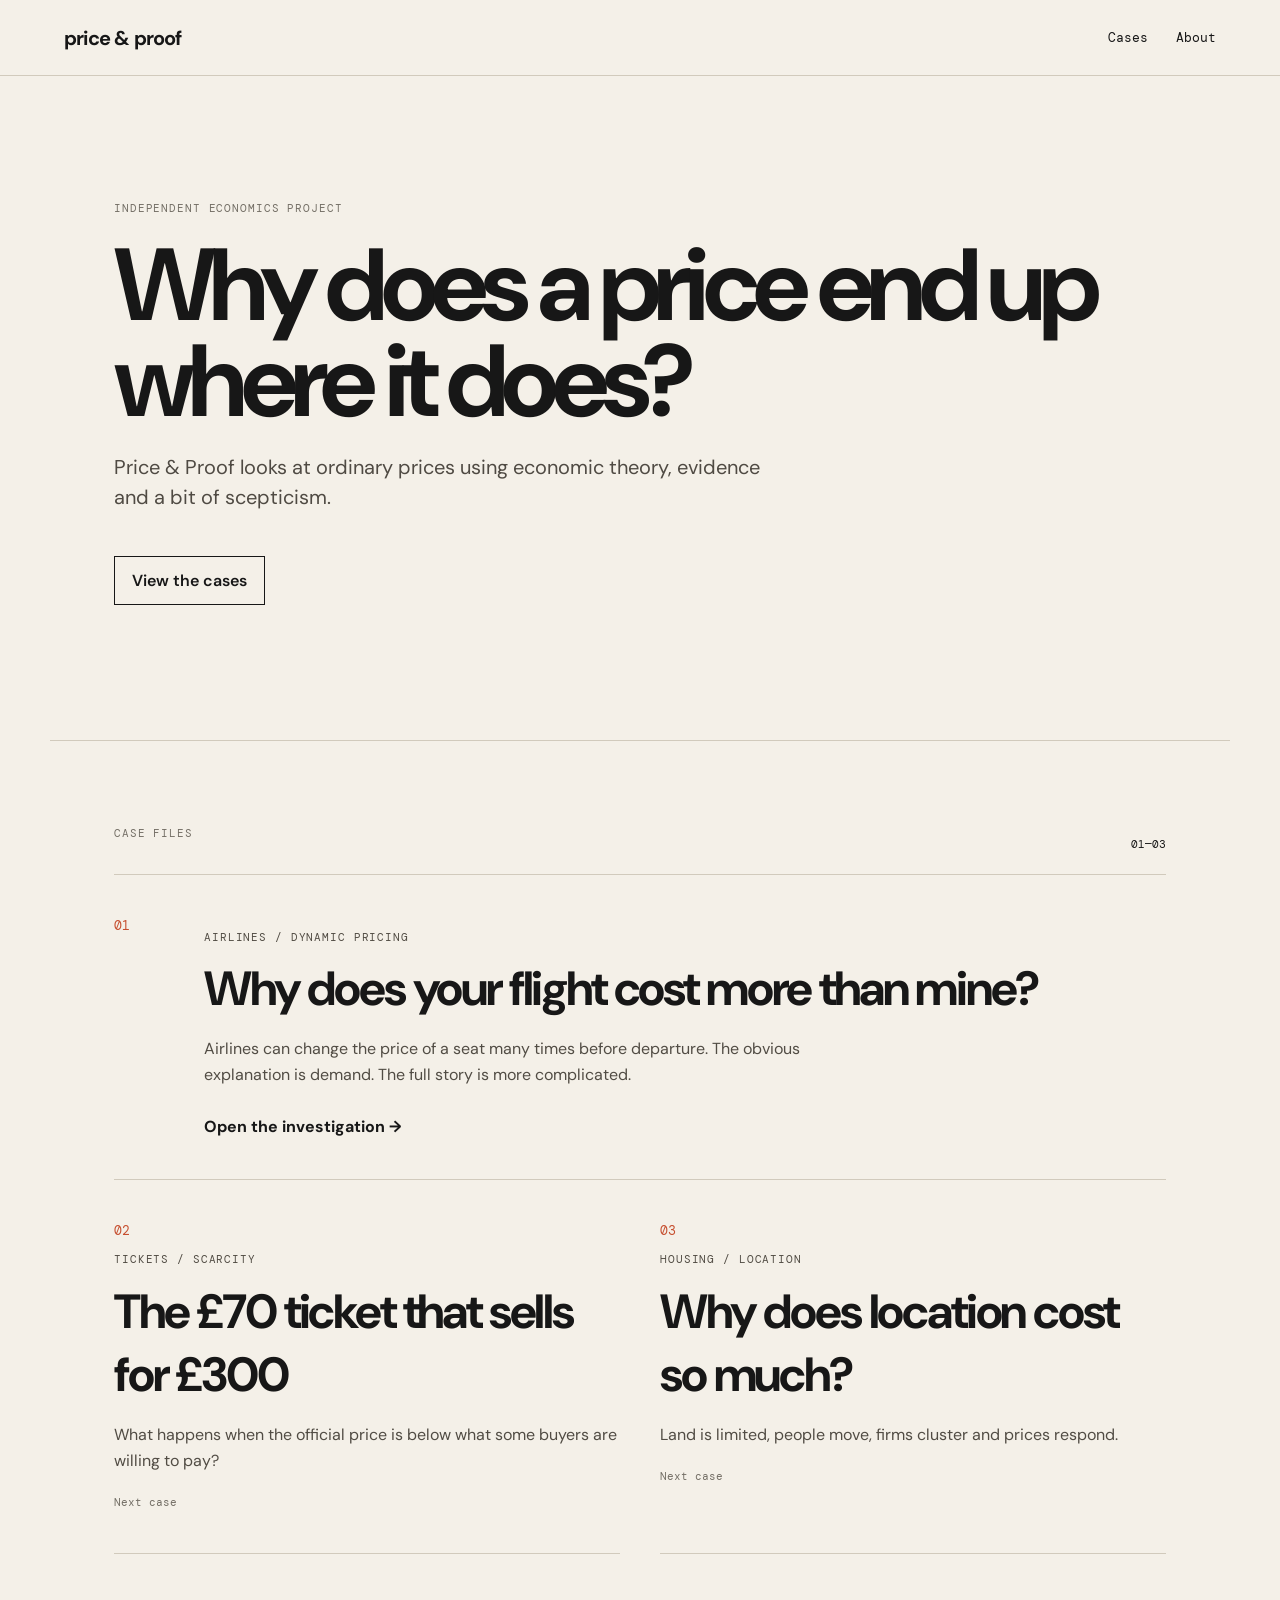
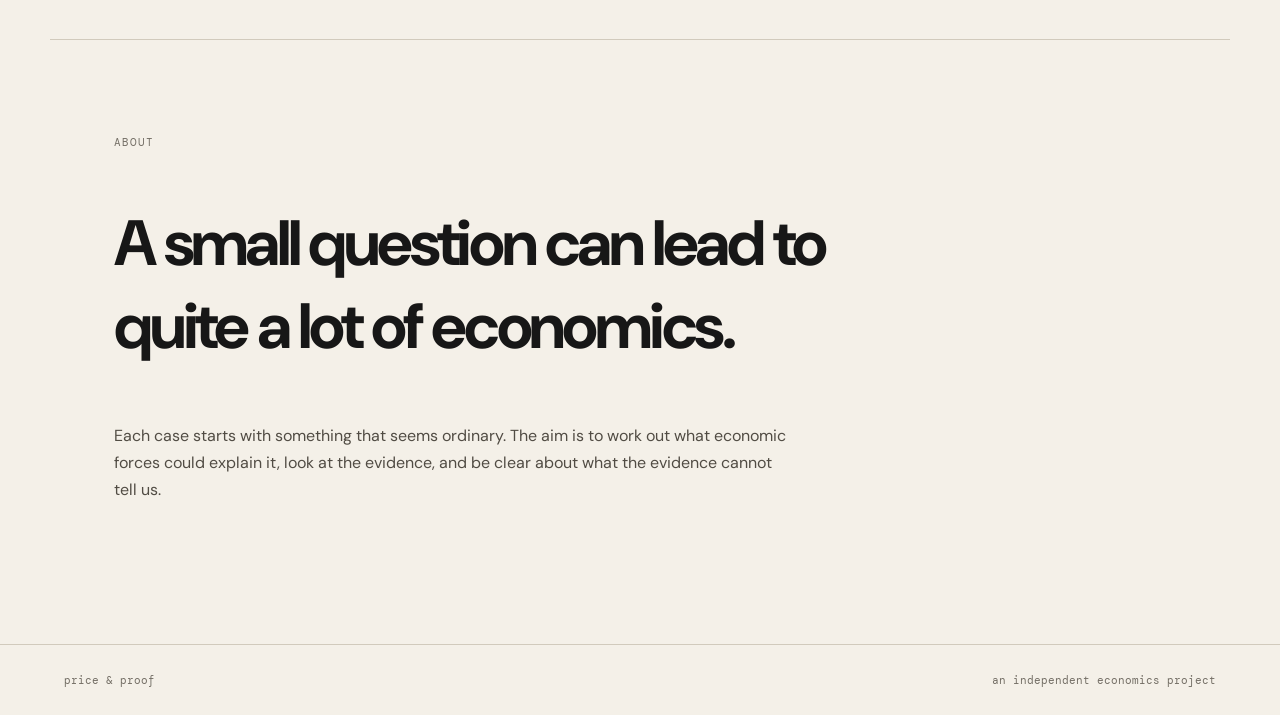
<file: index.html>
<!doctype html>
<html lang="en">
<head>
<meta charset="utf-8">
<meta name="viewport" content="width=device-width,initial-scale=1">
<title>Price &amp; Proof</title>
<link rel="stylesheet" href="style.css">
</head>
<body>
<header class="top">
  <a class="brand" href="index.html">price &amp; proof</a>
  <nav><a href="#cases">Cases</a><a href="#about">About</a></nav>
</header>

<main>
<section class="hero">
  <p class="eyebrow">INDEPENDENT ECONOMICS PROJECT</p>
  <h1>Why does a price end up where it does?</h1>
  <p class="intro">Price &amp; Proof looks at ordinary prices using economic theory, evidence and a bit of scepticism.</p>
  <a class="button" href="#cases">View the cases</a>
</section>

<section id="cases" class="cases">
  <div class="section-head"><p class="eyebrow">CASE FILES</p><p>01—03</p></div>

  <article class="case featured">
    <div class="case-number">01</div>
    <div>
      <p class="tag">AIRLINES / DYNAMIC PRICING</p>
      <h2>Why does your flight cost more than mine?</h2>
      <p>Airlines can change the price of a seat many times before departure. The obvious explanation is demand. The full story is more complicated.</p>
      <a class="text-link" href="case-01.html">Open the investigation →</a>
    </div>
  </article>

  <div class="grid">
    <article class="case">
      <div class="case-number">02</div>
      <p class="tag">TICKETS / SCARCITY</p>
      <h2>The £70 ticket that sells for £300</h2>
      <p>What happens when the official price is below what some buyers are willing to pay?</p>
      <span class="soon">Next case</span>
    </article>
    <article class="case">
      <div class="case-number">03</div>
      <p class="tag">HOUSING / LOCATION</p>
      <h2>Why does location cost so much?</h2>
      <p>Land is limited, people move, firms cluster and prices respond.</p>
      <span class="soon">Next case</span>
    </article>
  </div>
</section>

<section id="about" class="about">
  <p class="eyebrow">ABOUT</p>
  <h2>A small question can lead to quite a lot of economics.</h2>
  <p>Each case starts with something that seems ordinary. The aim is to work out what economic forces could explain it, look at the evidence, and be clear about what the evidence cannot tell us.</p>
</section>
</main>

<footer><span>price &amp; proof</span><span>an independent economics project</span></footer>
</body>
</html>
</file>
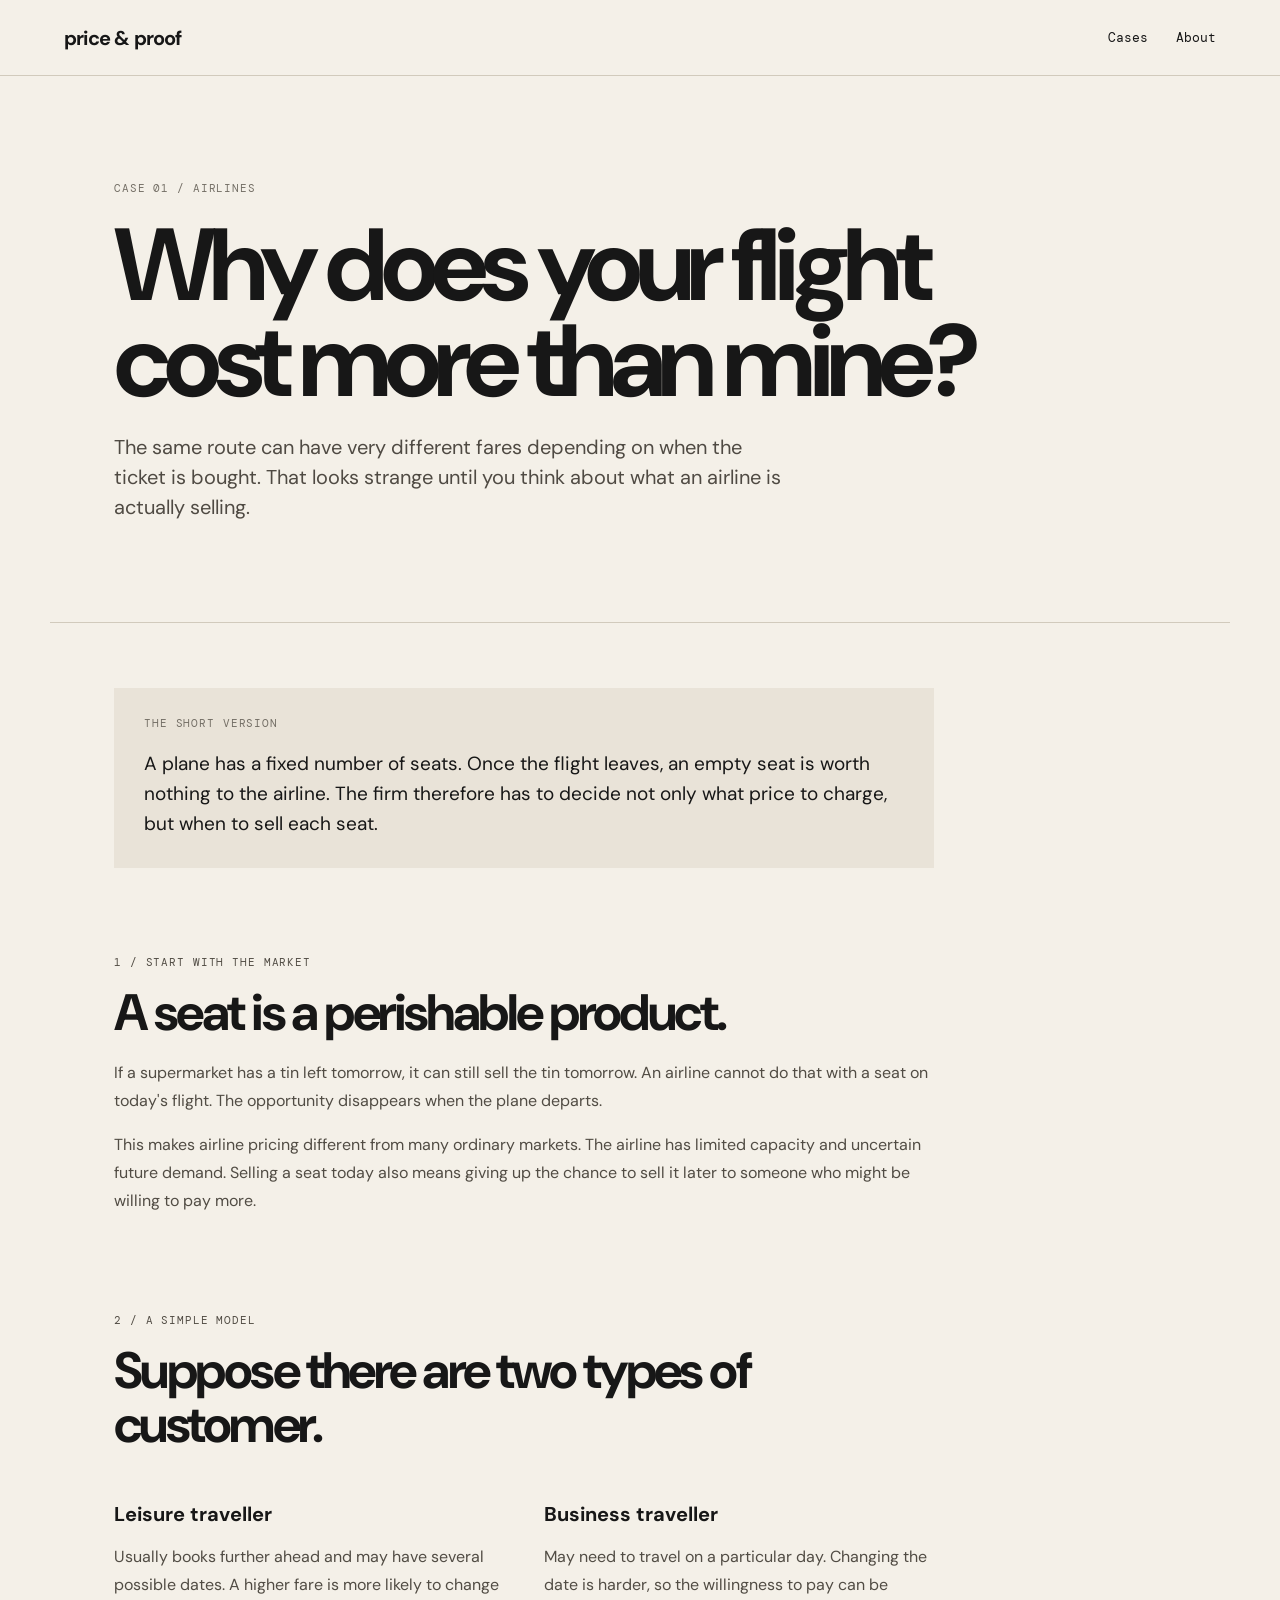
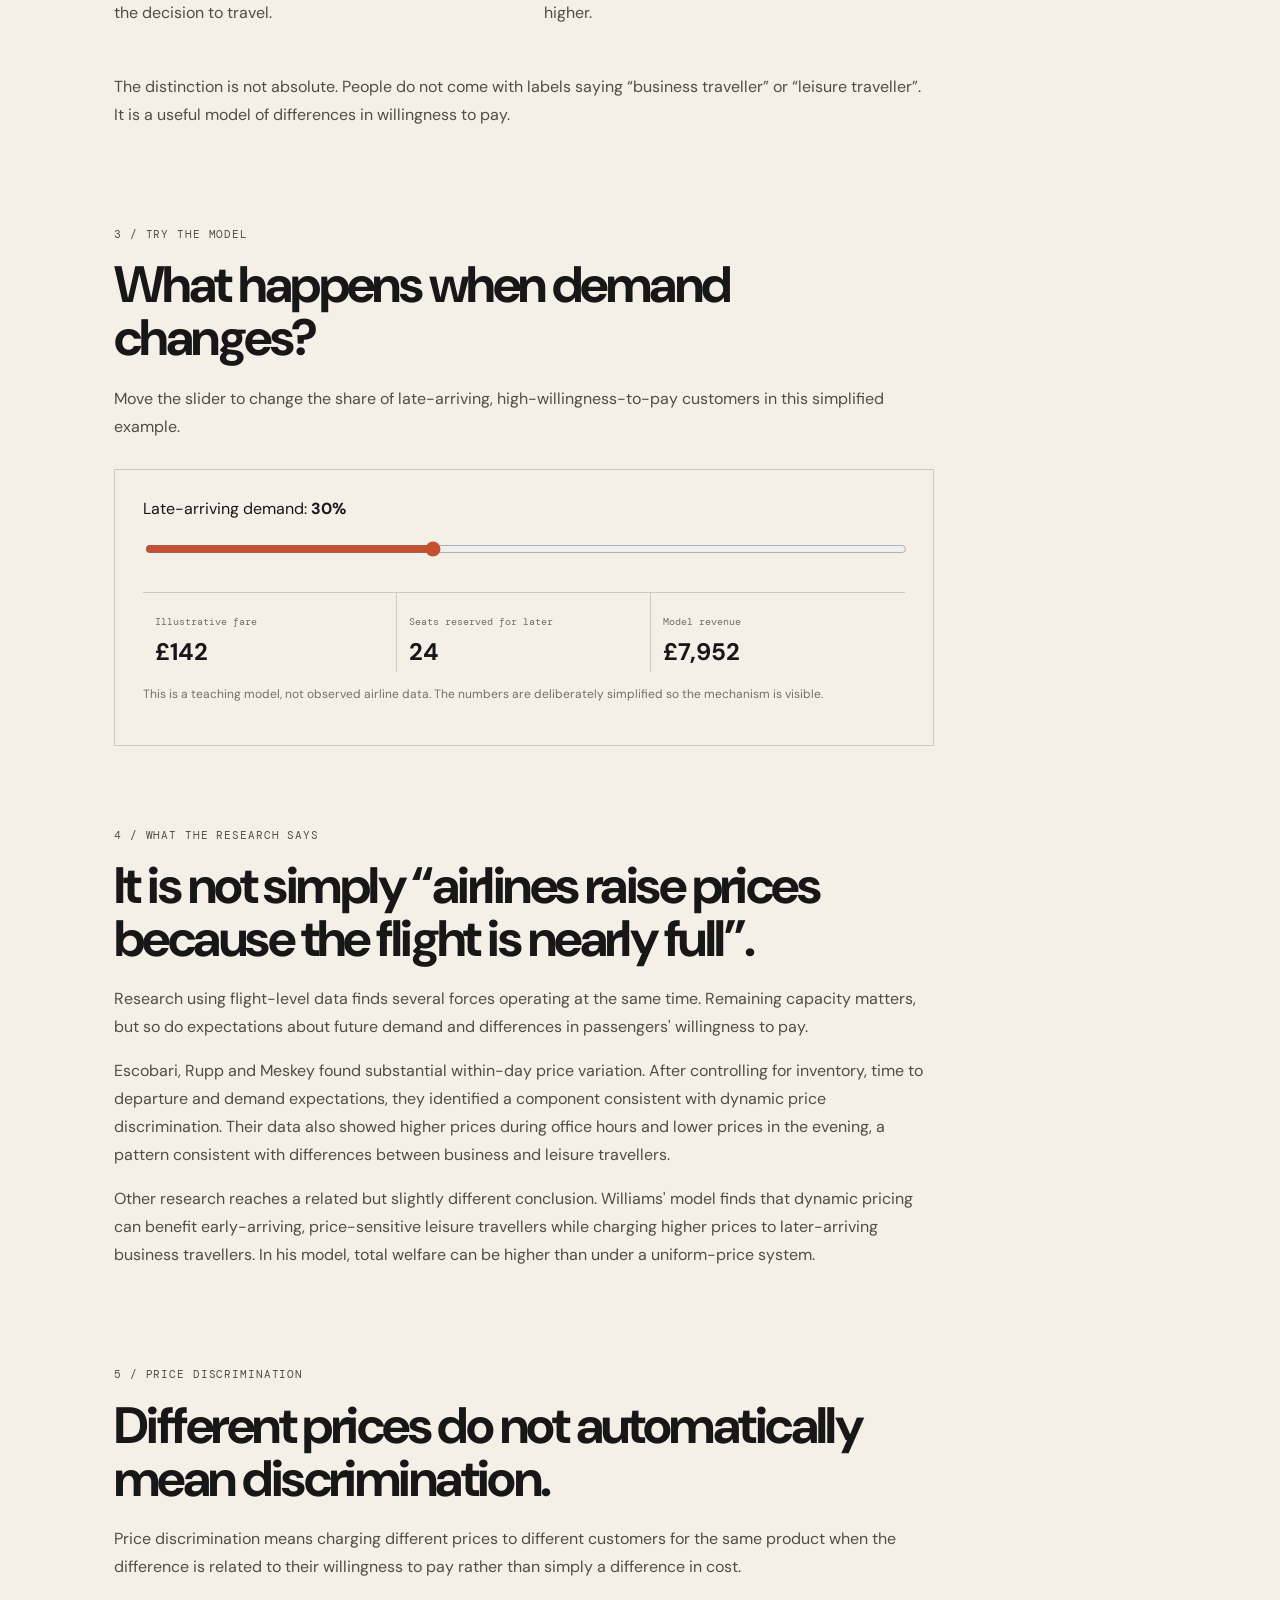
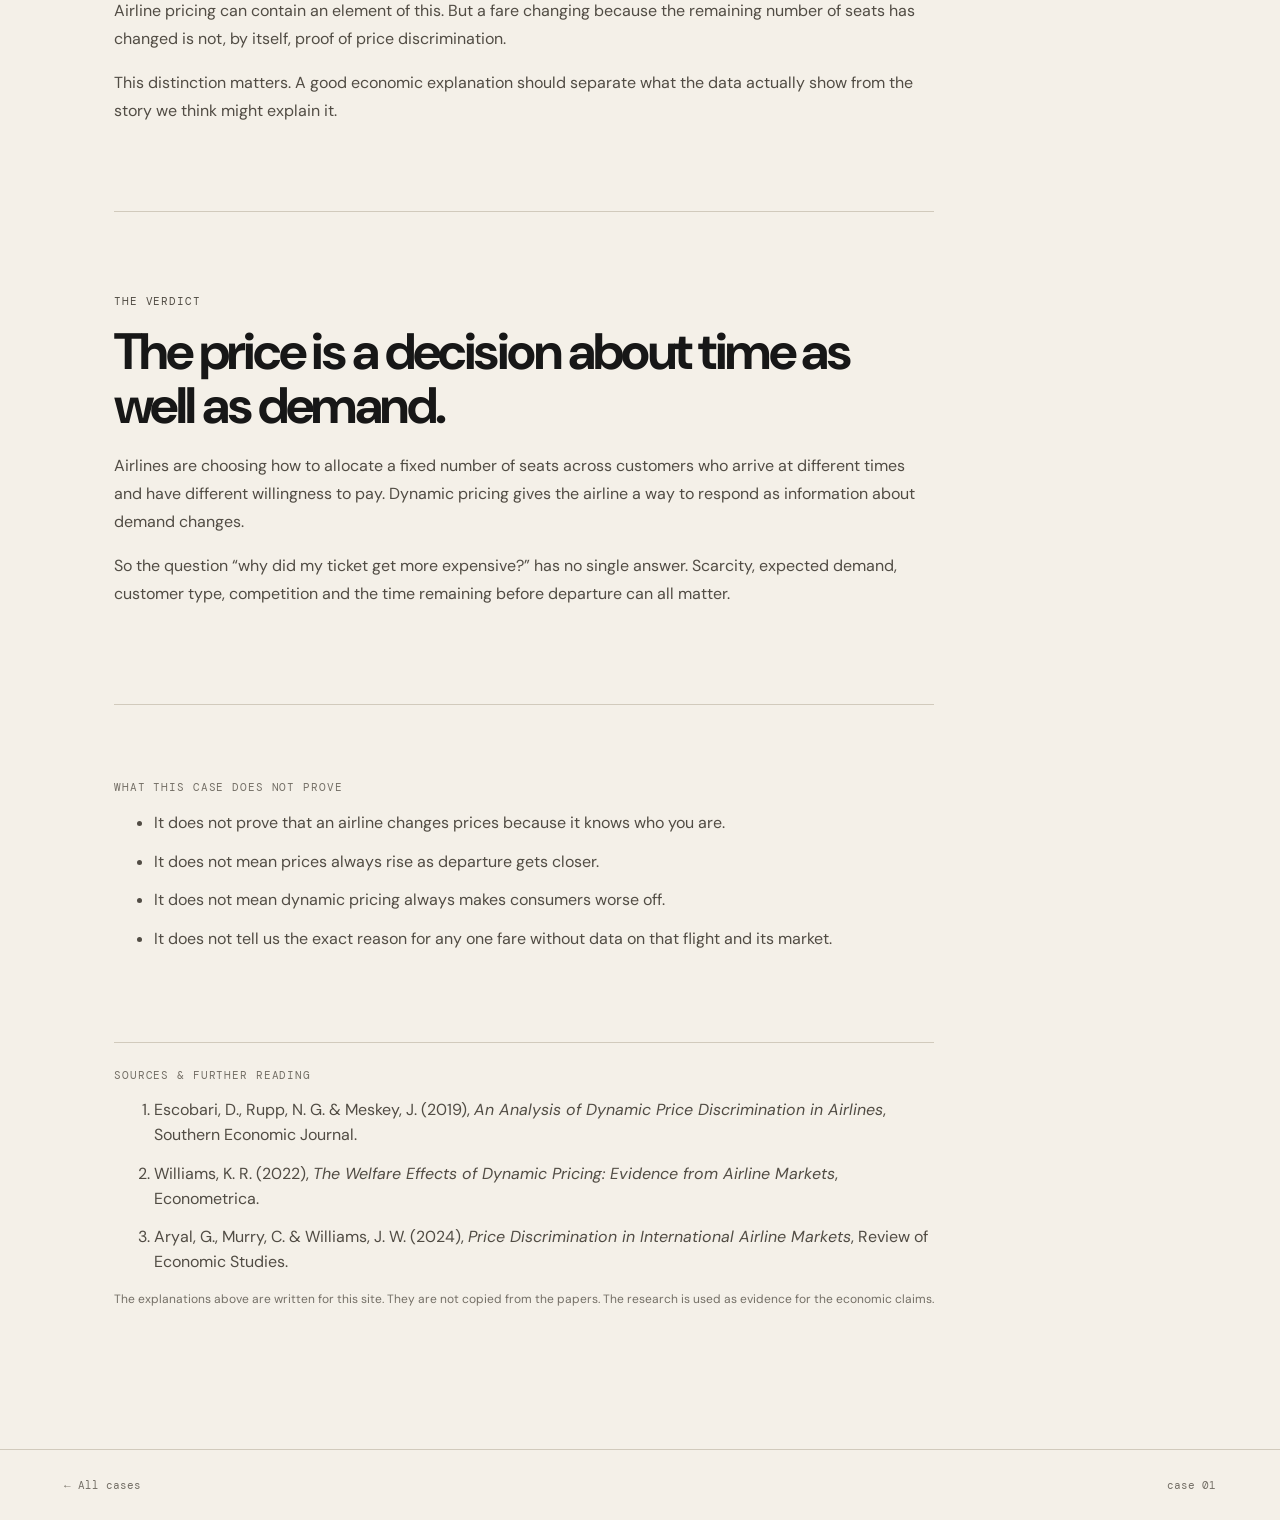
<file: case-01.html>
<!doctype html>
<html lang="en">
<head>
<meta charset="utf-8">
<meta name="viewport" content="width=device-width,initial-scale=1">
<title>Case 01 — Price &amp; Proof</title>
<link rel="stylesheet" href="style.css">
</head>
<body>
<header class="top">
  <a class="brand" href="index.html">price &amp; proof</a>
  <nav><a href="index.html#cases">Cases</a><a href="index.html#about">About</a></nav>
</header>

<main>
<section class="case-hero">
  <p class="eyebrow">CASE 01 / AIRLINES</p>
  <h1>Why does your flight cost more than mine?</h1>
  <p class="intro">The same route can have very different fares depending on when the ticket is bought. That looks strange until you think about what an airline is actually selling.</p>
</section>

<section class="investigation">

<div class="box">
  <p class="eyebrow">THE SHORT VERSION</p>
  <p>A plane has a fixed number of seats. Once the flight leaves, an empty seat is worth nothing to the airline. The firm therefore has to decide not only what price to charge, but when to sell each seat.</p>
</div>

<section class="content">
  <p class="eyebrow">1 / START WITH THE MARKET</p>
  <h2>A seat is a perishable product.</h2>
  <p>If a supermarket has a tin left tomorrow, it can still sell the tin tomorrow. An airline cannot do that with a seat on today's flight. The opportunity disappears when the plane departs.</p>
  <p>This makes airline pricing different from many ordinary markets. The airline has limited capacity and uncertain future demand. Selling a seat today also means giving up the chance to sell it later to someone who might be willing to pay more.</p>
</section>

<section class="content">
  <p class="eyebrow">2 / A SIMPLE MODEL</p>
  <h2>Suppose there are two types of customer.</h2>
  <div class="twocol">
    <div>
      <h3>Leisure traveller</h3>
      <p>Usually books further ahead and may have several possible dates. A higher fare is more likely to change the decision to travel.</p>
    </div>
    <div>
      <h3>Business traveller</h3>
      <p>May need to travel on a particular day. Changing the date is harder, so the willingness to pay can be higher.</p>
    </div>
  </div>
  <p>The distinction is not absolute. People do not come with labels saying “business traveller” or “leisure traveller”. It is a useful model of differences in willingness to pay.</p>
</section>

<section class="content">
  <p class="eyebrow">3 / TRY THE MODEL</p>
  <h2>What happens when demand changes?</h2>
  <p>Move the slider to change the share of late-arriving, high-willingness-to-pay customers in this simplified example.</p>

  <div class="interactive">
    <label for="demand">Late-arriving demand: <strong><span id="demandValue">30</span>%</strong></label>
    <input id="demand" type="range" min="0" max="80" value="30">
    <div class="results">
      <div><span>Illustrative fare</span><strong id="fare">£142</strong></div>
      <div><span>Seats reserved for later</span><strong id="reserved">24</strong></div>
      <div><span>Model revenue</span><strong id="revenue">£11,360</strong></div>
    </div>
    <p class="small">This is a teaching model, not observed airline data. The numbers are deliberately simplified so the mechanism is visible.</p>
  </div>
</section>

<section class="content">
  <p class="eyebrow">4 / WHAT THE RESEARCH SAYS</p>
  <h2>It is not simply “airlines raise prices because the flight is nearly full”.</h2>
  <p>Research using flight-level data finds several forces operating at the same time. Remaining capacity matters, but so do expectations about future demand and differences in passengers' willingness to pay.</p>
  <p>Escobari, Rupp and Meskey found substantial within-day price variation. After controlling for inventory, time to departure and demand expectations, they identified a component consistent with dynamic price discrimination. Their data also showed higher prices during office hours and lower prices in the evening, a pattern consistent with differences between business and leisure travellers.</p>
  <p>Other research reaches a related but slightly different conclusion. Williams' model finds that dynamic pricing can benefit early-arriving, price-sensitive leisure travellers while charging higher prices to later-arriving business travellers. In his model, total welfare can be higher than under a uniform-price system.</p>
</section>

<section class="content">
  <p class="eyebrow">5 / PRICE DISCRIMINATION</p>
  <h2>Different prices do not automatically mean discrimination.</h2>
  <p>Price discrimination means charging different prices to different customers for the same product when the difference is related to their willingness to pay rather than simply a difference in cost.</p>
  <p>Airline pricing can contain an element of this. But a fare changing because the remaining number of seats has changed is not, by itself, proof of price discrimination.</p>
  <p>This distinction matters. A good economic explanation should separate what the data actually show from the story we think might explain it.</p>
</section>

<section class="verdict">
  <p class="eyebrow">THE VERDICT</p>
  <h2>The price is a decision about time as well as demand.</h2>
  <p>Airlines are choosing how to allocate a fixed number of seats across customers who arrive at different times and have different willingness to pay. Dynamic pricing gives the airline a way to respond as information about demand changes.</p>
  <p>So the question “why did my ticket get more expensive?” has no single answer. Scarcity, expected demand, customer type, competition and the time remaining before departure can all matter.</p>
</section>

<section class="limits">
  <p class="eyebrow">WHAT THIS CASE DOES NOT PROVE</p>
  <ul>
    <li>It does not prove that an airline changes prices because it knows who you are.</li>
    <li>It does not mean prices always rise as departure gets closer.</li>
    <li>It does not mean dynamic pricing always makes consumers worse off.</li>
    <li>It does not tell us the exact reason for any one fare without data on that flight and its market.</li>
  </ul>
</section>

<section class="sources">
  <p class="eyebrow">SOURCES &amp; FURTHER READING</p>
  <ol>
    <li>Escobari, D., Rupp, N. G. &amp; Meskey, J. (2019), <em>An Analysis of Dynamic Price Discrimination in Airlines</em>, Southern Economic Journal.</li>
    <li>Williams, K. R. (2022), <em>The Welfare Effects of Dynamic Pricing: Evidence from Airline Markets</em>, Econometrica.</li>
    <li>Aryal, G., Murry, C. &amp; Williams, J. W. (2024), <em>Price Discrimination in International Airline Markets</em>, Review of Economic Studies.</li>
  </ol>
  <p class="small">The explanations above are written for this site. They are not copied from the papers. The research is used as evidence for the economic claims.</p>
</section>
</section>
</main>

<footer><span><a href="index.html">← All cases</a></span><span>case 01</span></footer>

<script>
const slider=document.getElementById('demand');
const dv=document.getElementById('demandValue');
const fare=document.getElementById('fare');
const reserved=document.getElementById('reserved');
const revenue=document.getElementById('revenue');
function update(){
 const x=Number(slider.value);
 const f=Math.round(95+x*1.55);
 const r=Math.round(10+x*.47);
 const rev=f*(80-r);
 dv.textContent=x;
 fare.textContent='£'+f;
 reserved.textContent=r;
 revenue.textContent='£'+rev.toLocaleString();
}
slider.addEventListener('input',update); update();
</script>
</body>
</html>
</file>
<file: style.css>
@import url('https://fonts.googleapis.com/css2?family=DM+Mono:wght@400;500&family=DM+Sans:wght@400;500;600;700&display=swap');
:root{--ink:#171717;--paper:#f4f0e8;--muted:#746f66;--line:#d1cabc;--accent:#c64f2f;--soft:#e9e3d8}
*{box-sizing:border-box}html{scroll-behavior:smooth}body{margin:0;background:var(--paper);color:var(--ink);font-family:"DM Sans",Arial,sans-serif}a{color:inherit;text-decoration:none}.top{height:76px;border-bottom:1px solid var(--line);display:flex;align-items:center;justify-content:space-between;padding:0 5vw;position:sticky;top:0;background:rgba(244,240,232,.95);backdrop-filter:blur(8px);z-index:5}.brand{font-weight:700;letter-spacing:-.04em;font-size:20px}.top nav{display:flex;gap:28px;font:13px "DM Mono",monospace}.top nav a:hover,.text-link:hover{color:var(--accent)}main{max-width:1180px;margin:auto}.hero{padding:125px 5vw 135px;border-bottom:1px solid var(--line)}.eyebrow{font:11px "DM Mono",monospace;letter-spacing:.08em;text-transform:uppercase;color:var(--muted);margin:0 0 14px}h1{font-size:clamp(48px,8vw,104px);line-height:.94;letter-spacing:-.065em;max-width:1000px;margin:22px 0}.intro{font-size:20px;line-height:1.5;max-width:670px;color:#4f4a43}.button{display:inline-block;margin-top:24px;border:1px solid var(--ink);padding:13px 17px;font-weight:600}.button:hover{background:var(--ink);color:var(--paper)}.cases{padding:85px 5vw}.section-head,.chart-head{display:flex;justify-content:space-between;border-bottom:1px solid var(--line);padding-bottom:12px;font:11px "DM Mono",monospace}.case{padding:42px 0;border-bottom:1px solid var(--line)}.featured{display:grid;grid-template-columns:70px 1fr;gap:20px}.case-number{font:13px "DM Mono",monospace;color:var(--accent)}.tag{font:11px "DM Mono",monospace;color:var(--muted);letter-spacing:.08em}.case h2{font-size:clamp(28px,4vw,48px);letter-spacing:-.045em;margin:10px 0}.case p{max-width:680px;line-height:1.65;color:#514c44}.text-link{display:inline-block;margin-top:12px;font-weight:700}.grid{display:grid;grid-template-columns:1fr 1fr;gap:40px}.soon{font:11px "DM Mono",monospace;color:var(--muted)}.about{border-top:1px solid var(--line);padding:95px 5vw 125px}.about h2{font-size:clamp(34px,5vw,64px);max-width:800px;letter-spacing:-.05em}.about p:last-child{max-width:680px;line-height:1.7;color:#514c44}.case-hero{padding:105px 5vw 80px;border-bottom:1px solid var(--line)}.case-hero h1{max-width:920px}.investigation{padding:65px 5vw}.box{max-width:820px;background:var(--soft);padding:28px 30px;margin-bottom:75px}.box p:last-child{font-size:19px;line-height:1.6;margin-bottom:0}.content{max-width:820px;padding:10px 0 70px}.content h2,.verdict h2,.limits h2{font-size:clamp(30px,4vw,52px);letter-spacing:-.05em;line-height:1.04;margin:0 0 20px}.content p{line-height:1.75;color:#514c44}.twocol{display:grid;grid-template-columns:1fr 1fr;gap:40px;margin:30px 0}.twocol h3{font-size:20px;margin-bottom:8px}.interactive{border:1px solid var(--line);padding:28px;margin-top:28px}.interactive label{display:block;margin-bottom:20px}.interactive input{width:100%;accent-color:var(--accent)}.results{display:grid;grid-template-columns:repeat(3,1fr);border-top:1px solid var(--line);margin-top:30px}.results div{padding:22px 12px 5px;border-right:1px solid var(--line)}.results div:last-child{border-right:0}.results span{display:block;font:10px "DM Mono",monospace;color:var(--muted);margin-bottom:8px}.results strong{font-size:24px}.small{font-size:12px!important;color:var(--muted)!important}.verdict{max-width:820px;padding:80px 0;border-top:1px solid var(--line);border-bottom:1px solid var(--line)}.verdict p{line-height:1.75;color:#514c44}.limits{max-width:820px;padding:75px 0}.limits li{margin:13px 0;line-height:1.6;color:#514c44}.sources{max-width:820px;padding:25px 0 65px;border-top:1px solid var(--line)}.sources li{margin:14px 0;line-height:1.55;color:#514c44}.sources a{text-decoration:underline}footer{border-top:1px solid var(--line);padding:28px 5vw;display:flex;justify-content:space-between;font:11px "DM Mono",monospace;color:var(--muted)}@media(max-width:700px){.grid,.twocol,.results{grid-template-columns:1fr}.featured{grid-template-columns:45px 1fr}.results div{border-right:0;border-bottom:1px solid var(--line)}.top nav{gap:14px}.hero{padding-top:90px}}
</file>
